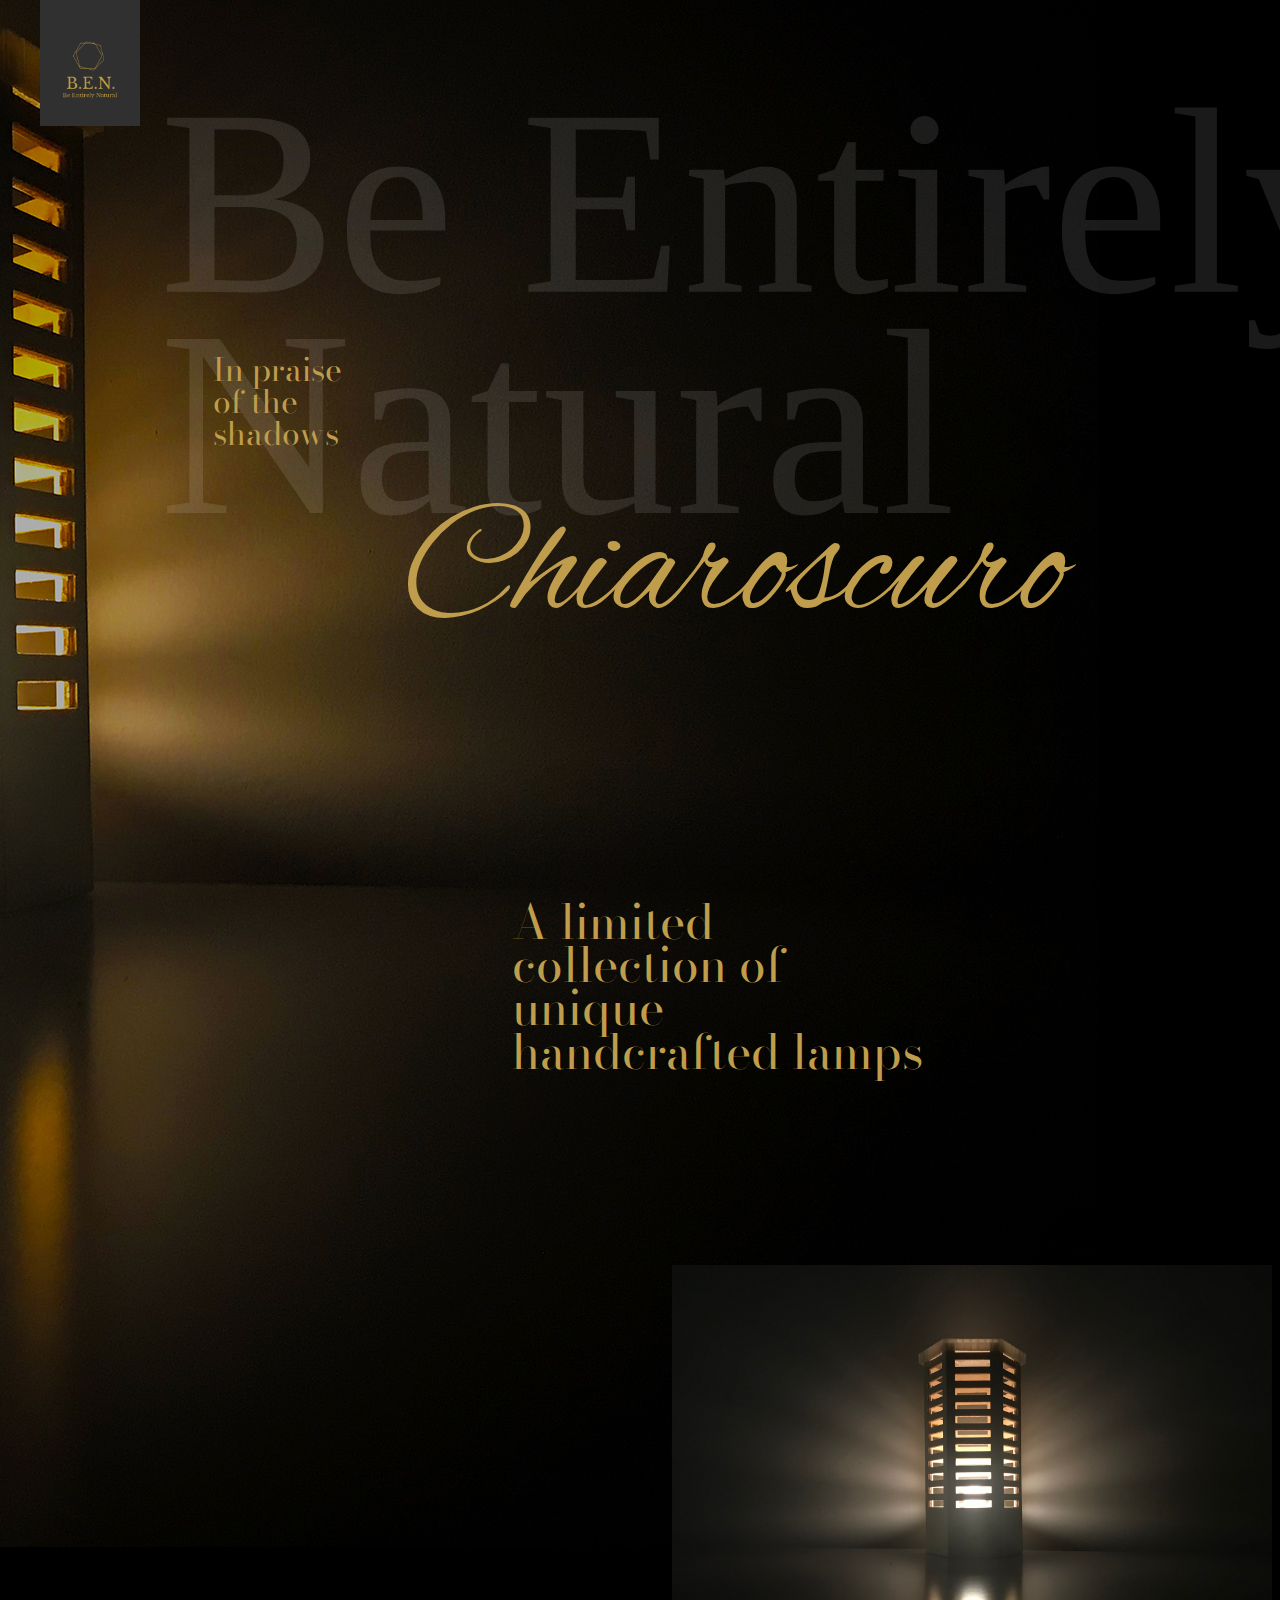
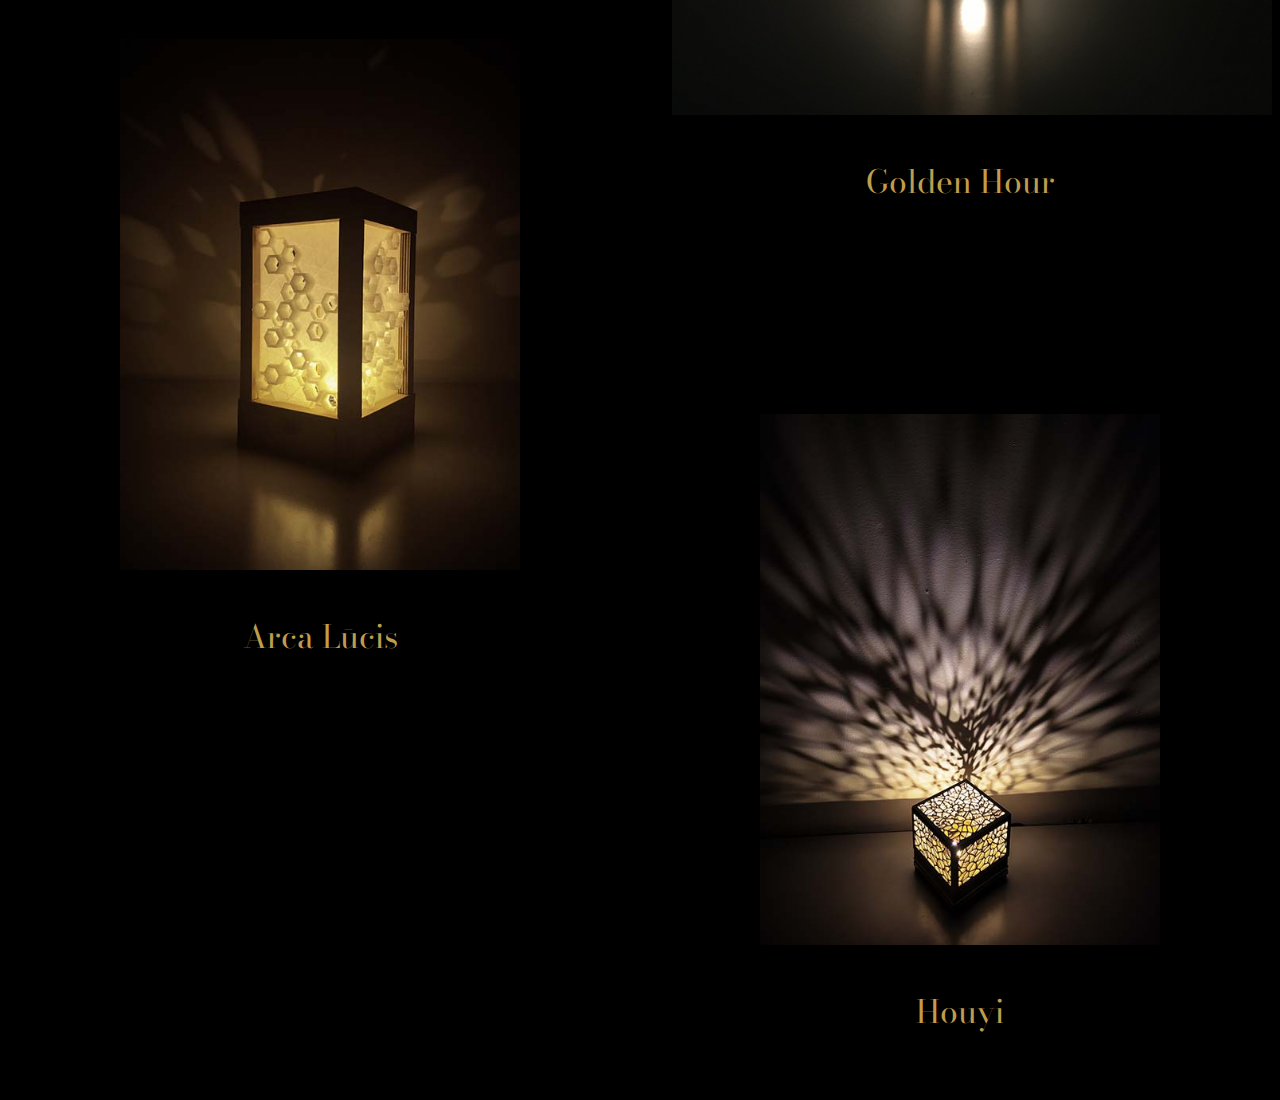
<file: website/index.html>
<!DOCTYPE html>
<html lang="en">
  <head>
    <meta charset="UTF-8" />
    <meta name="viewport" content="width=device-width, initial-scale=1.0" />
    <meta http-equiv="X-UA-Compatible" content="ie=edge" />

    <!-- CSS stylesheet(s) -->
    <link rel="stylesheet" type="text/css" href="css/main.css" />

    <link rel="icon" type="image/png" href="assets/favicon.png" />

    <title>BEN studio</title>
  </head>
  <body>
    <!-- nav div -->

    <div id="logo">
      <a href="index.html"
        ><img
          src="assets/logo.png"
          alt="logo image"
          width="100px"
          height="100px"
        />
      </a>
    </div>

    <!-- <nav>
      <div id="menu">
        <ul>
          <li>
            <a href="product.html">Our products</a>
          </li>
          <li>
            <a href="about.html">About</a>
          </li>
        </ul>
      </div>
    </nav> -->

    <!-- header div -->
    <header>
      <section class="largeHeader">
        <!-- <img id="bkgText" src="assets/bkg_text.svg" alt="Be Entirely Natural" /> -->

        <p>
          In praise <br />
          of the <br />
          shadows
        </p>

        <h1>Chiaroscuro</h1>
      </section>
    </header>

    <!-- product section -->
    <section class="productSection">
      <p>
        A limited <br />
        collection of <br />unique <br />handcrafted lamps
      </p>

      <div class="pics">
        <figure id="golden">
          <a href="goldenHour.html">
            <img src="assets/lamp7.jpeg" alt="Golden Hour lamp image" />
            <figcaption>Golden Hour</figcaption>
          </a>
        </figure>

        <figure id="arcas">
          <a href="arcasLucis.html">
            <img src="assets/lamp6.jpg" alt="Arcas Lucis lamp image" />
            <figcaption>Arca Lūcis</figcaption>
          </a>
        </figure>

        <figure id="houyi">
          <a href="houyi.html">
            <img src="assets/lamp2.jpg" alt="Houyi lamp image" />
            <figcaption>Houyi</figcaption>
          </a>
        </figure>
      </div>
    </section>

    <footer></footer>
  </body>
</html>
</file>
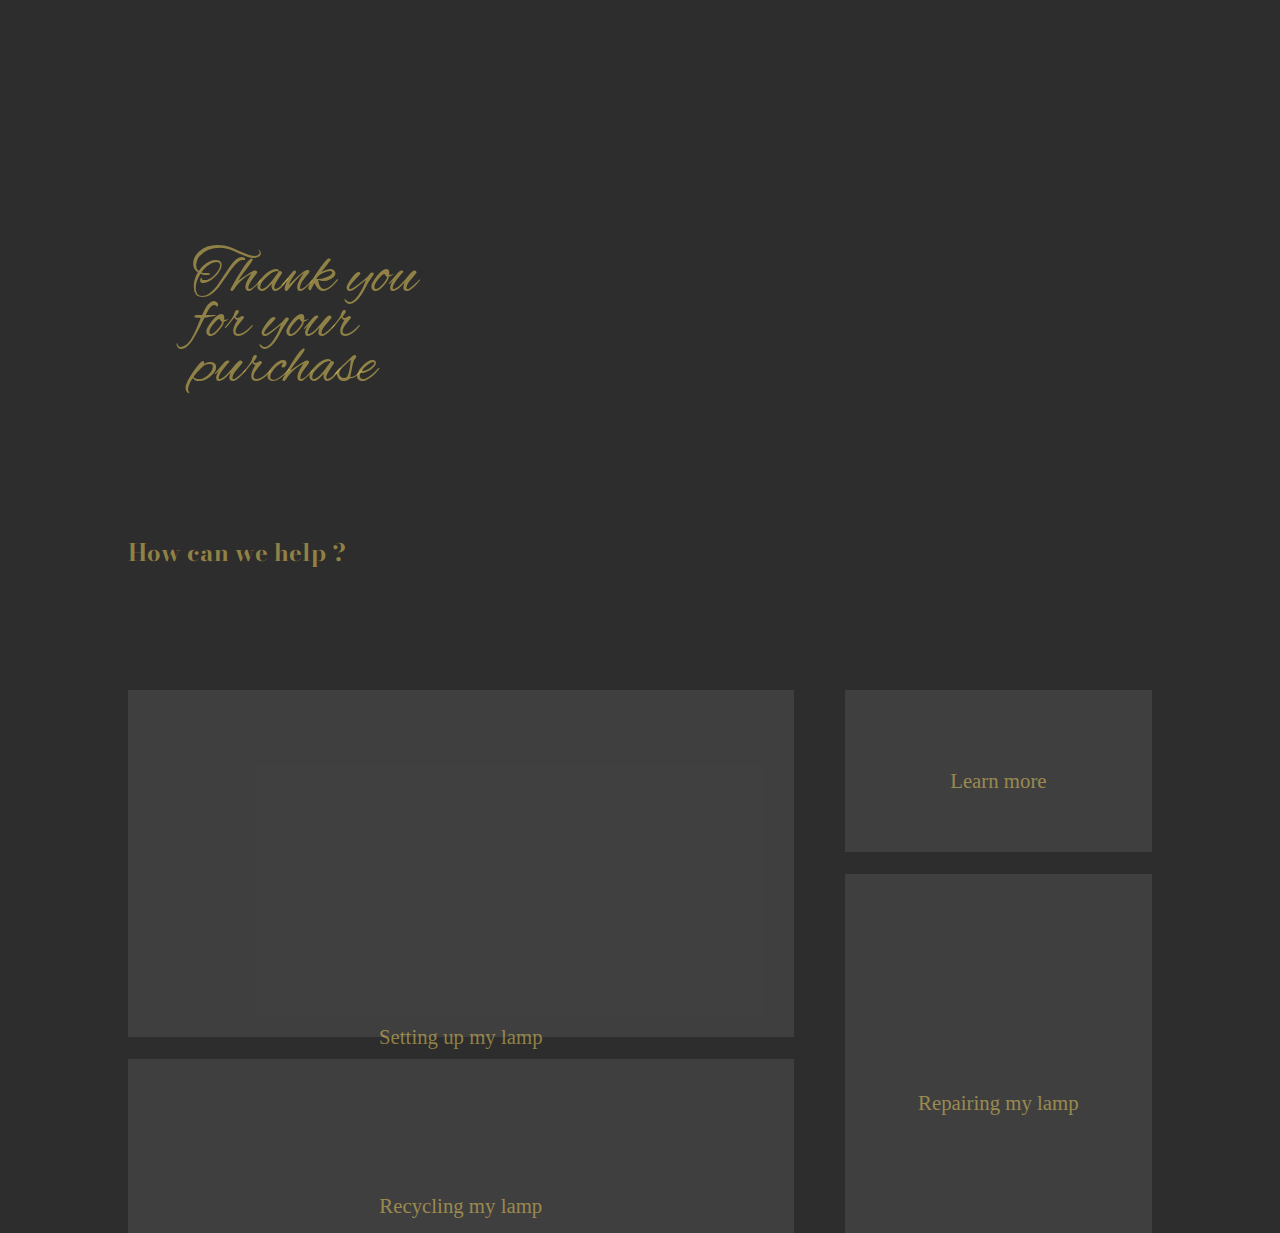
<file: landing_page/houyi_landpage.html>
<!DOCTYPE html>
<html lang="en">
  <head>
    <meta charset="UTF-8" />
    <meta name="viewport" content="width=device-width, initial-scale=1.0" />
    <meta http-equiv="X-UA-Compatible" content="ie=edge" />

    <link rel="icon" type="image/png" href="assets/favicon.png" />

    <!-- CSS stylesheet(s) -->
    <link rel="stylesheet" type="text/css" href="landingPage.css" />

    <title>BEN studio</title>
  </head>
  <body>
    <section class="header">
      <h1>
        Thank you <br />
        for your <br />
        purchase
      </h1>
    </section>

    <div id="container">
      <h3>How can we help ?</h3>
      <div id="buttons">
        <a id="setUp" href=""> <p>Setting up my lamp</p></a>
        <a id="learn" href=""> <p>Learn more</p></a>
        <a id="repair" href="">
          <p>Repairing my lamp</p>
        </a>
        <a id="recycle" href="">
          <p>Recycling my lamp</p>
        </a>
      </div>
    </div>
  </body>
</html>
</file>
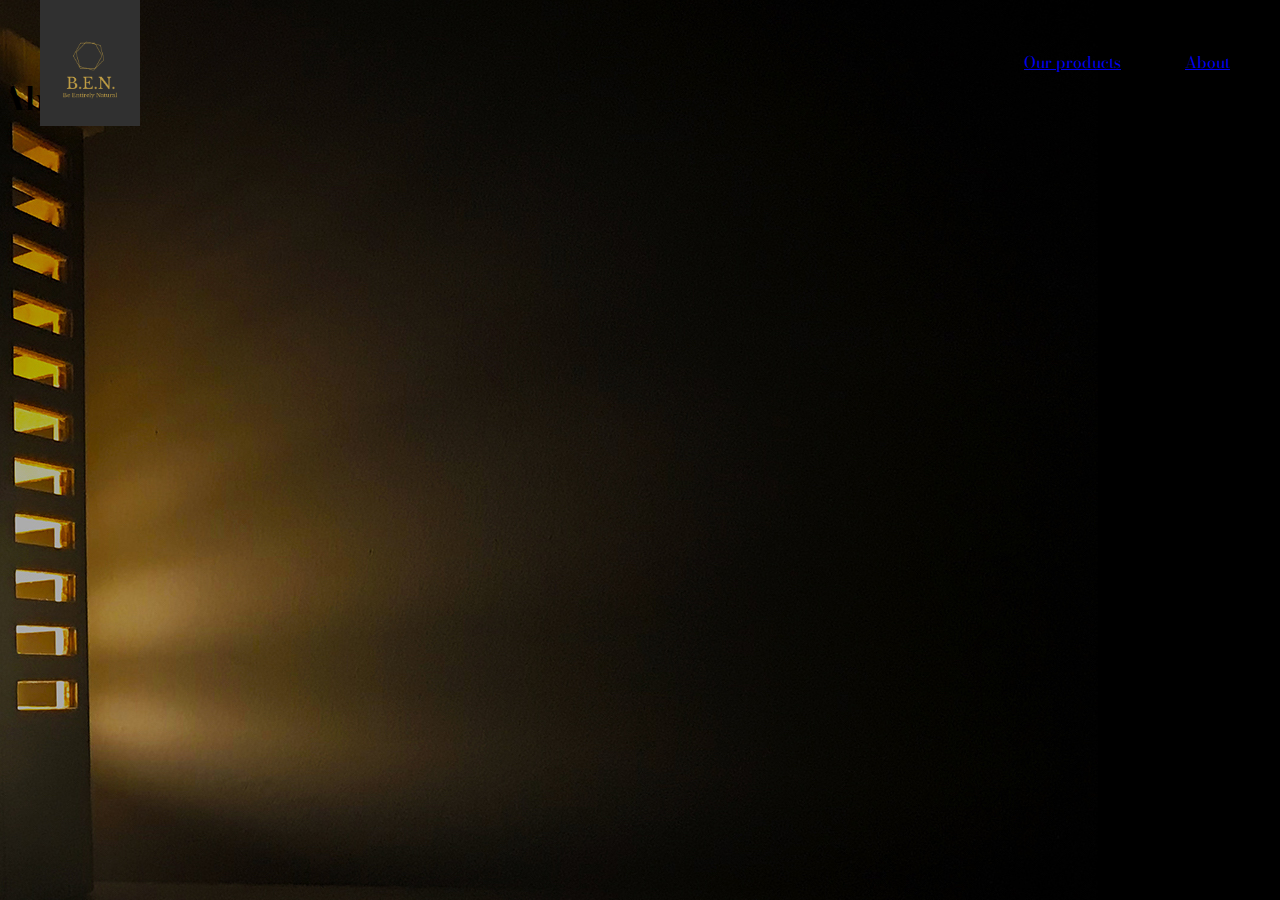
<file: website/about.html>
<!DOCTYPE html>
<html lang="en">
  <head>
    <meta charset="UTF-8" />
    <meta name="viewport" content="width=device-width, initial-scale=1.0" />
    <meta http-equiv="X-UA-Compatible" content="ie=edge" />

    <!-- CSS stylesheet(s) -->
    <link rel="stylesheet" type="text/css" href="css/main.css" />

    <!-- favicon -->
    <link rel="icon" type="image/png" href="assets/favicon.png" />

    <title>BEN studio</title>
  </head>
  <body>
    <!-- nav div -->
    <div id="logo">
      <a href="index.html"
        ><img
          src="assets/logo.png"
          alt="logo image"
          width="100px"
          height="100px"
        />
      </a>
    </div>

    <nav>
      <div id="menu">
        <ul>
          <li>
            <a href="product.html">Our products</a>
          </li>
          <li>
            <a href="about.html">About</a>
          </li>
        </ul>
      </div>
    </nav>

    <!-- header div -->
    <header>
      <section class="">
        <h1>About</h1>
      </section>
    </header>
  </body>
</html>
</file>
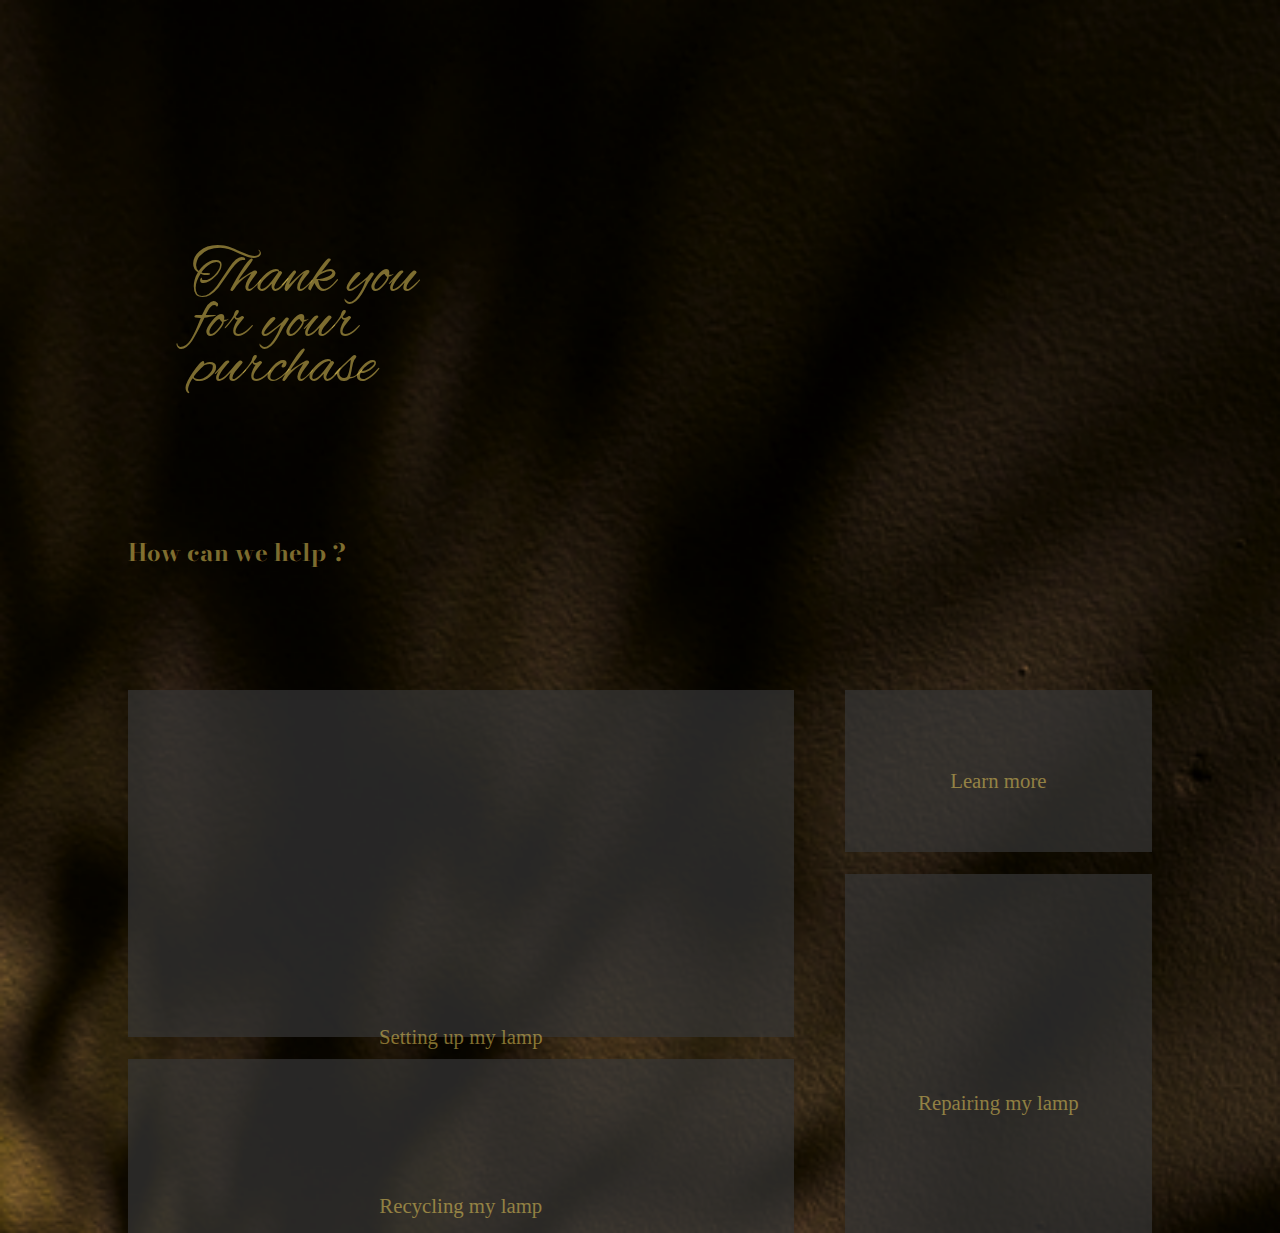
<file: website/arcas_landpage.html>
<!DOCTYPE html>
<html lang="en">
  <head>
    <meta charset="UTF-8" />
    <meta name="viewport" content="width=device-width, initial-scale=1.0" />
    <meta http-equiv="X-UA-Compatible" content="ie=edge" />

    <link rel="icon" type="image/png" href="assets/favicon.png" />

    <!-- CSS stylesheet(s) -->
    <link rel="stylesheet" type="text/css" href="css/landingPage.css" />

    <title>BEN studio</title>
  </head>
  <body>
    <section class="header">
      <h1>
        Thank you <br />
        for your <br />
        purchase
      </h1>
    </section>

    <div id="container">
      <h3>How can we help ?</h3>
      <div id="buttons">
        <a id="setUp" href=""> <p>Setting up my lamp</p></a>
        <a id="learn" href="arcasLucis.html"> <p>Learn more</p></a>
        <a id="repair" href="">
          <p>Repairing my lamp</p>
        </a>
        <a id="recycle" href="">
          <p>Recycling my lamp</p>
        </a>
      </div>
    </div>
  </body>
</html>
</file>
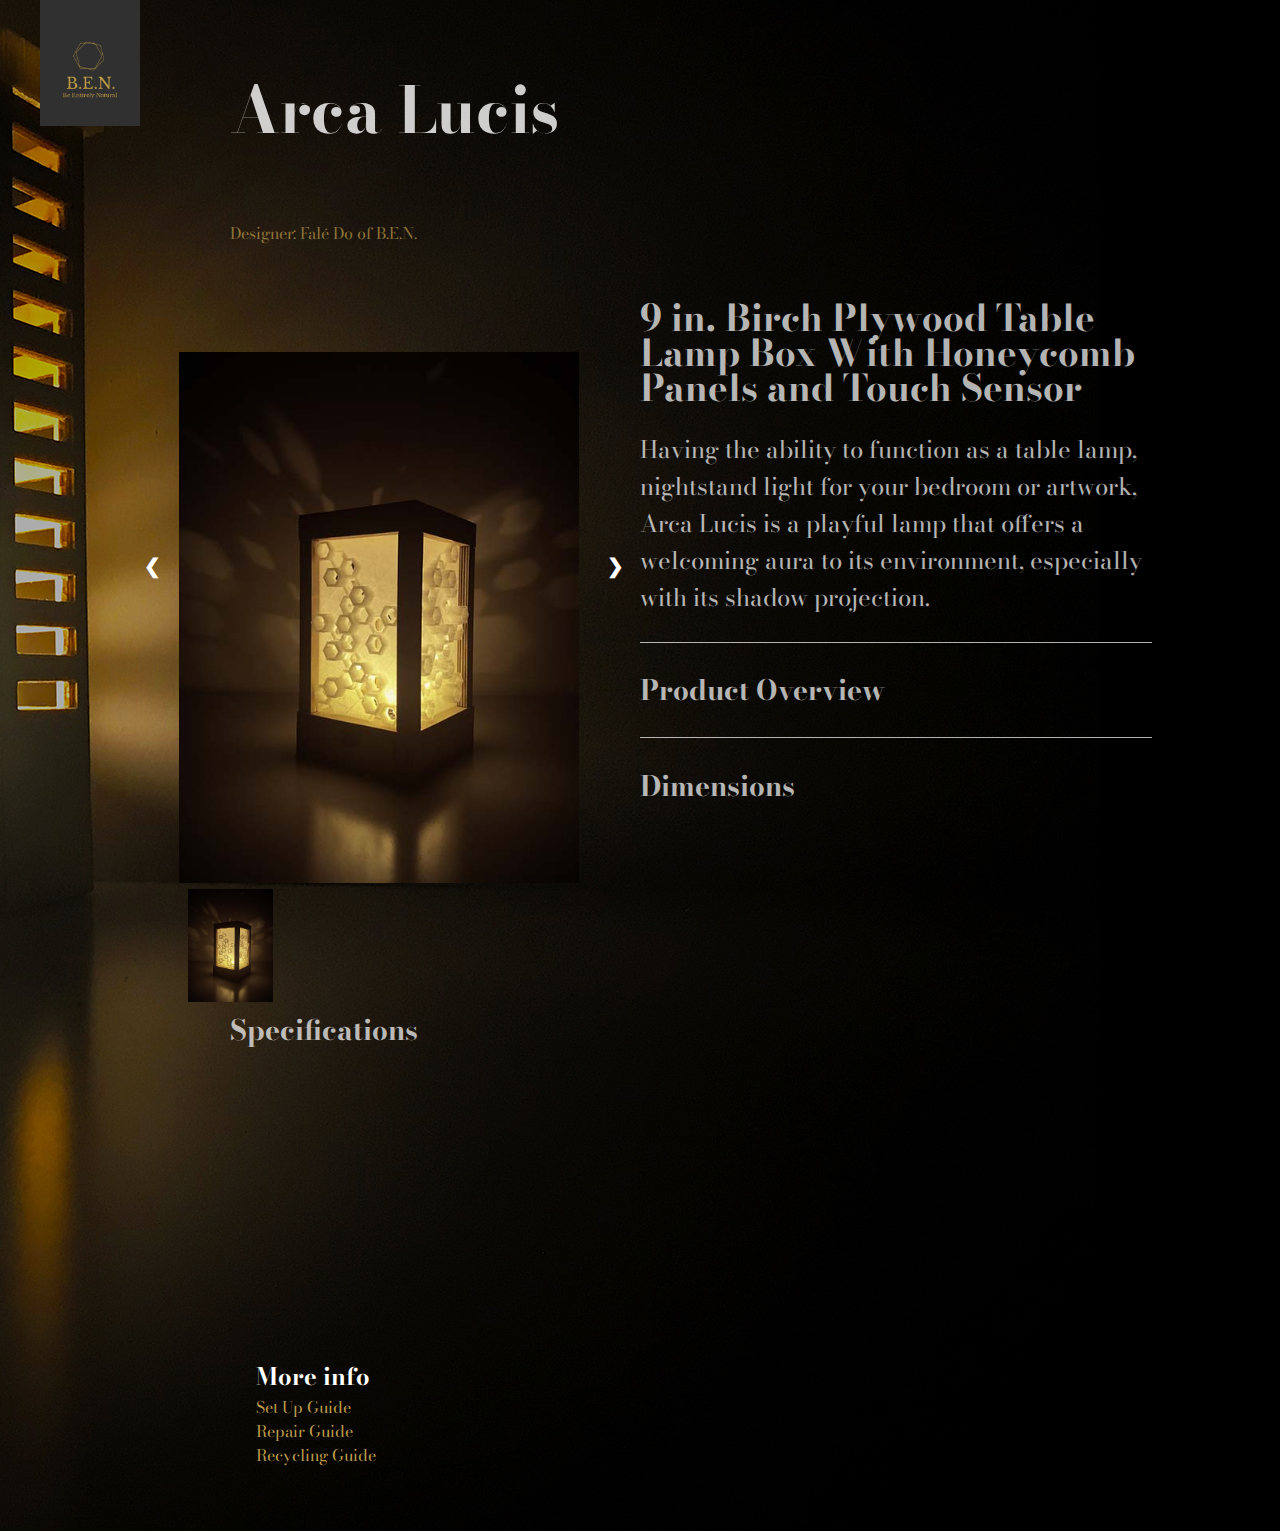
<file: website/arcasLucis.html>
<!DOCTYPE html>
<html lang="en">
  <head>
    <meta charset="UTF-8" />
    <meta name="viewport" content="width=device-width, initial-scale=1.0" />
    <meta http-equiv="X-UA-Compatible" content="ie=edge" />

    <!-- CSS stylesheet(s) -->
    <link rel="stylesheet" type="text/css" href="css/main.css" />
    <link rel="stylesheet" type="text/css" href="css/productCarousel.css" />

    <link rel="stylesheet" type="text/css" href="css/productPage.css" />
    <!-- favicon -->
    <link rel="icon" type="image/png" href="assets/favicon.png" />

    <script src="https://ajax.googleapis.com/ajax/libs/jquery/3.4.1/jquery.min.js"></script>

    <title>BEN studio</title>
  </head>
  <body>
    <!-- nav div -->
    <div id="logo">
      <a href="index.html"
        ><img
          src="assets/logo.png"
          alt="logo image"
          width="100px"
          height="100px"
        />
      </a>
    </div>

    <section class="productPage">
      <!-- header div -->
      <header>
        <section class="header">
          <h1>Arca Lūcis</h1>

          <p><bold> Designer:</bold> Falé Do of B.E.N.</p>
        </section>
      </header>

      <div class="picAndText">
        <section class="productPic">
          <div class="mySlides">
            <img src="assets/lamp6.jpg" />
          </div>

          <a class="prev" onclick="plusSlides(-1)">&#10094;</a>
          <a class="next" onclick="plusSlides(1)">&#10095;</a>

          <div class="row">
            <div class="column">
              <img
                class="demo cursor"
                src="assets/lamp6.jpg"
                style="width: 100%;"
                onclick="currentSlide(1)"
              />
            </div>
          </div>
        </section>

        <section class="description">
          <h2>
            9 in. Birch Plywood Table Lamp Box With Honeycomb Panels and Touch
            Sensor
          </h2>

          <p id="productDescription">
            Having the ability to function as a table lamp, nightstand light for
            your bedroom or artwork, Arca Lūcis is a playful lamp that offers a
            welcoming aura to its environment, especially with its shadow
            projection.

            <br />
          </p>

          <section class="overview">
            <button id="clickDisplay">
              <h3>Product Overview</h3>
            </button>

            <div id="showText" style="display: none;">
              <ul>
                <li>
                  41 in. flexible plug-in switching AC/DC power adapter
                  <br />
                </li>
                <li>
                  Birch plywood offers a clean and lightweight look
                  <br />
                </li>
                <li>
                  The sun-like translucent PLA dome diffuses light softly for a
                  cozy atmosphere
                  <br />
                </li>
                <li>
                  1W/3V LED Chips x 2
                  <br />
                </li>
                <li>
                  Touch sensor switch on one side of the lamp, specifically on
                  the drawer where all electronic parts resides, for easy access
                  to repair
                  <br />
                </li>

                <li>Non-toxic finishing only with coffee stain and beeswax</li>
                <li>Great for nightstand and desks</li>
              </ul>

              <h4>
                Recommended light bulb:
              </h4>

              <p>
                3V LED chips
              </p>
            </div>

            <button id="clickDimensions">
              <h3>Dimensions</h3>
            </button>

            <div id="showDim" style="display: none;">
              <table class="table">
                <tr>
                  <th>Product Depth (in)</th>
                  <td>5</td>
                </tr>

                <tr>
                  <th>Product Width (in)</th>
                  <td>5</td>
                </tr>

                <tr>
                  <th>Product Height (in)</th>
                  <td>9</td>
                </tr>
              </table>

              <table class="table">
                <h4>The PLA Side Panels</h4>
                <tr>
                  <th>Product Depth (in)</th>
                  <td>0.63</td>
                </tr>

                <tr>
                  <th>Product Width (in)</th>
                  <td>3.81</td>
                </tr>

                <tr>
                  <th>Product Height (in)</th>
                  <td>6.44</td>
                </tr>
              </table>

              <table class="table">
                <h4>The PLA Top Panel</h4>
                <tr>
                  <th>Product Depth (in)</th>
                  <td>3.63</td>
                </tr>

                <tr>
                  <th>Product Width (in)</th>
                  <td>3.63</td>
                </tr>

                <tr>
                  <th>Product Height (in)</th>
                  <td>0.63</td>
                </tr>
              </table>
            </div>
          </section>
        </section>
      </div>
      <section class="specifications">
        <button id="clickSpecs">
          <h3>Specifications</h3>
        </button>

        <div id="showSpecs" style="display: none;">
          <table class="table">
            <tr>
              <th>Power Source</th>
              <th>Height (in.)</th>
              <th>Lamp Cap Material</th>
            </tr>

            <tr>
              <td>Plug-in</td>
              <td>9</td>
              <td>Translucent PLA</td>
            </tr>

            <tr>
              <th>Lamp body material</th>
              <th>Compatible Bulb Type</th>
              <th>Number of lights</th>
            </tr>

            <tr>
              <td>
                Baltic Birch Plywood
              </td>
              <td>3V LED chip</td>
              <td>2 chips</td>
            </tr>
          </table>
        </div>
      </section>
    </section>

    <section class="ressources">
      <h2>More info</h2>
      <a href="">Set Up Guide</a>
      <br />
      <a href="">Repair Guide</a> <br />
      <a href="">Recycling Guide</a>
    </section>

    <script src="js/productPage.js"></script>
  </body>
</html>
</file>
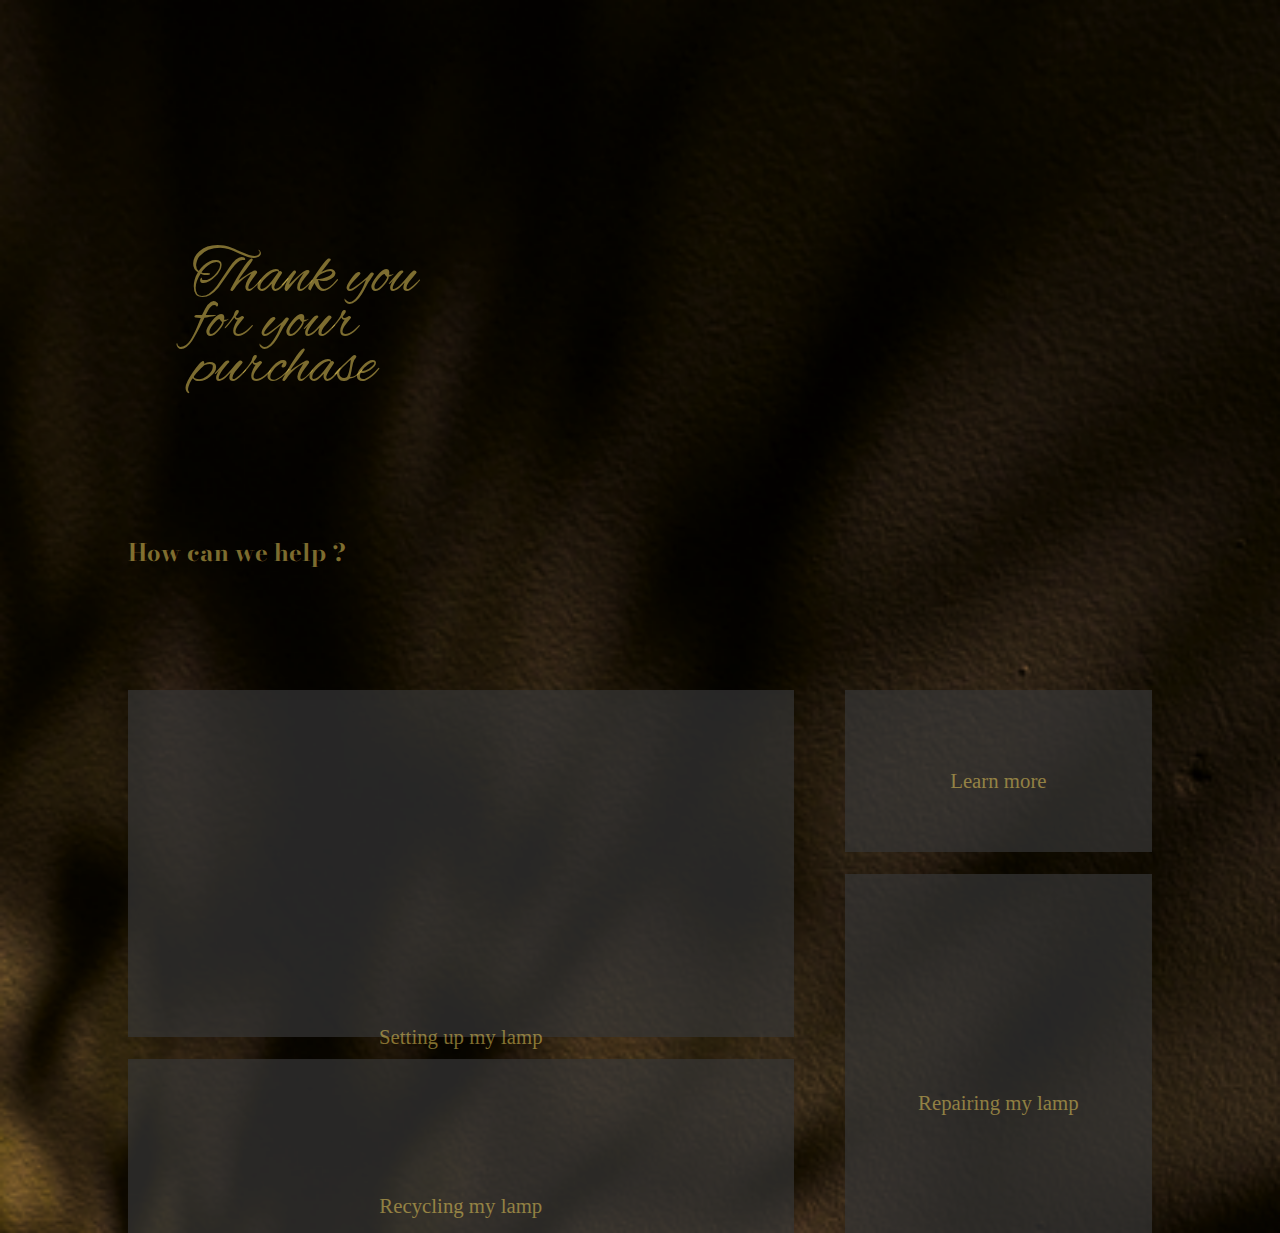
<file: website/golden_landpage.html>
<!DOCTYPE html>
<html lang="en">
  <head>
    <meta charset="UTF-8" />
    <meta name="viewport" content="width=device-width, initial-scale=1.0" />
    <meta http-equiv="X-UA-Compatible" content="ie=edge" />

    <link rel="icon" type="image/png" href="assets/favicon.png" />

    <!-- CSS stylesheet(s) -->
    <link rel="stylesheet" type="text/css" href="css/landingPage.css" />

    <title>BEN studio</title>
  </head>
  <body>
    <section class="header">
      <h1>
        Thank you <br />
        for your <br />
        purchase
      </h1>
    </section>

    <div id="container">
      <h3>How can we help ?</h3>
      <div id="buttons">
        <a id="setUp" href="assets/documents/GoldenHour_setupguide.pdf">
          <p>Setting up my lamp</p></a
        >
        <a id="learn" href="goldenHour.html"> <p>Learn more</p></a>
        <a id="repair" href="assets/documents/GoldenHour_repairguide.pdf">
          <p>Repairing my lamp</p>
        </a>
        <a id="recycle" href="assets/documents/GoldenHour_repairguide.pdf">
          <p>Recycling my lamp</p>
        </a>
      </div>
    </div>
  </body>
</html>
</file>
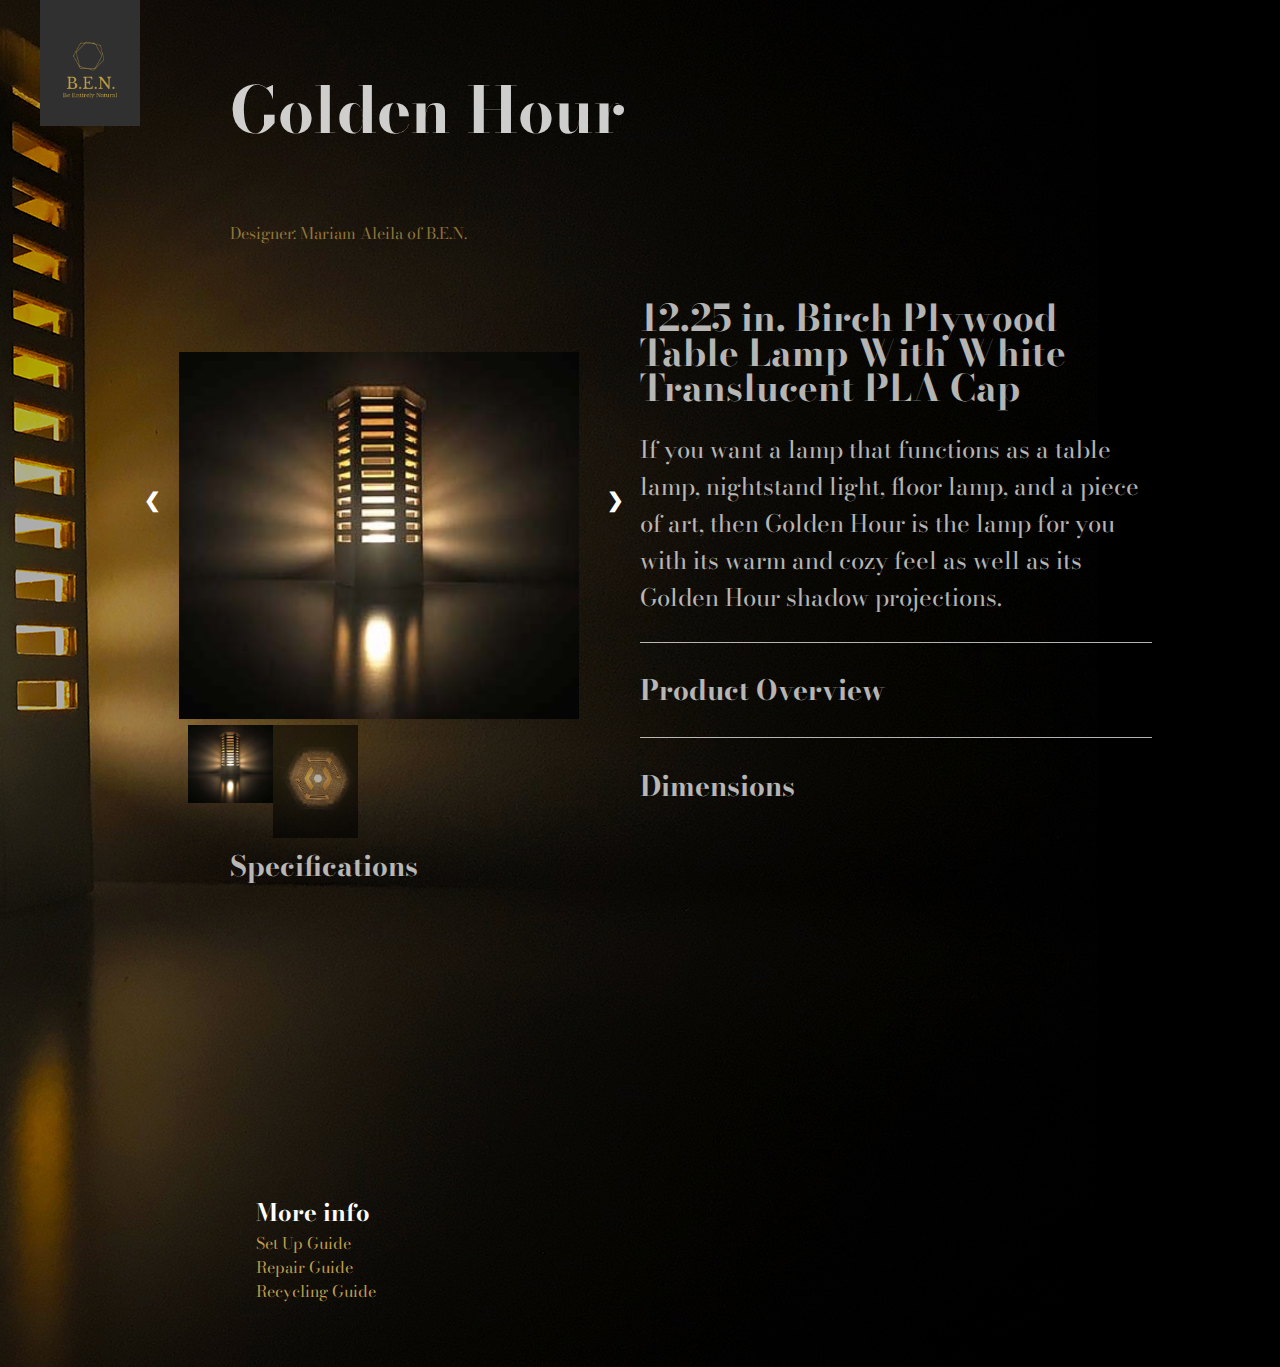
<file: website/goldenHour.html>
<!DOCTYPE html>
<html lang="en">
  <head>
    <meta charset="UTF-8" />
    <meta name="viewport" content="width=device-width, initial-scale=1.0" />
    <meta http-equiv="X-UA-Compatible" content="ie=edge" />

    <!-- CSS stylesheet(s) -->
    <link rel="stylesheet" type="text/css" href="css/main.css" />
    <link rel="stylesheet" type="text/css" href="css/productCarousel.css" />

    <link rel="stylesheet" type="text/css" href="css/productPage.css" />
    <!-- favicon -->
    <link rel="icon" type="image/png" href="assets/favicon.png" />

    <script src="https://ajax.googleapis.com/ajax/libs/jquery/3.4.1/jquery.min.js"></script>

    <title>BEN studio</title>
  </head>
  <body>
    <!-- nav div -->
    <div id="logo">
      <a href="index.html"
        ><img
          src="assets/logo.png"
          alt="logo image"
          width="100px"
          height="100px"
        />
      </a>
    </div>

    <section class="productPage">
      <!-- header div -->
      <header>
        <section class="header">
          <h1>Golden Hour</h1>

          <p><bold> Designer:</bold> Mariam Aleila of B.E.N.</p>
        </section>
      </header>

      <div class="picAndText">
        <section class="productPic">
          <div class="mySlides">
            <img src="assets/lamp7.jpg" />
          </div>

          <div class="mySlides">
            <img src="assets/lamp8.jpg" />
          </div>

          <a class="prev" onclick="plusSlides(-1)">&#10094;</a>
          <a class="next" onclick="plusSlides(1)">&#10095;</a>

          <div class="row">
            <div class="column">
              <img
                class="demo cursor"
                src="assets/lamp7.jpg"
                style="width: 100%;"
                onclick="currentSlide(1)"
              />
            </div>
            <div class="column">
              <img
                class="demo cursor"
                src="assets/lamp8.jpg"
                style="width: 100%;"
                onclick="currentSlide(2)"
              />
            </div>
          </div>
        </section>

        <section class="description">
          <h2>
            12.25 in. Birch Plywood Table Lamp With White Translucent PLA Cap
          </h2>

          <p id="productDescription">
            If you want a lamp that functions as a table lamp, nightstand light,
            floor lamp, and a piece of art, then Golden Hour is the lamp for you
            with its warm and cozy feel as well as its Golden Hour shadow
            projections.
            <br />
          </p>

          <section class="overview">
            <button id="clickDisplay">
              <h3>Product Overview</h3>
            </button>

            <div id="showText" style="display: none;">
              <ul>
                <li>
                  60 in. Flexible plug-in cord/120 Volts for ample reach and
                  placement <br />
                </li>
                <li>
                  Birch plywood offers a clean and lightweight look <br />
                </li>
                <li>
                  The Translucent PLA caps provide a soft diffusion of the light
                  for a cozy atmosphere <br />
                </li>
                <li>
                  1-60 Watt/120 Volts E26 lightbulb; on/off rocker switch <br />
                </li>
                <li>Great for nightstand, table or floor placements <br /></li>
              </ul>

              <h4>
                Recommended light bulb:
              </h4>

              <p>
                Feit Electric 7.5 Watt non-dimmable energy-efficient S11 soft
                white (2700k)120V lightbulb.

                <br />
                If you want to control the amount of light according to your
                needs, you can easily take off the PLA cap accompanied, you can
                also use various LED light bulbs to suit your preference as long
                as it is LED bulb E26 and accommodate Input line voltage of 120
                Volts
              </p>
            </div>

            <button id="clickDimensions">
              <h3>Dimensions</h3>
            </button>

            <div id="showDim" style="display: none;">
              <table class="table">
                <tr>
                  <th>Product Depth (in)</th>
                  <td>5.7</td>
                </tr>

                <tr>
                  <th>Product Width (in)</th>
                  <td>6.6</td>
                </tr>

                <tr>
                  <th>Product Height (in)</th>
                  <td>12.5</td>
                </tr>
              </table>

              <table class="table">
                <h4>The body</h4>
                <tr>
                  <th>Product Depth (in)</th>
                  <td>5.2</td>
                </tr>

                <tr>
                  <th>Product Width (in)</th>
                  <td>6</td>
                </tr>

                <tr>
                  <th>Product Height (in)</th>
                  <td>12</td>
                </tr>
              </table>

              <table class="table">
                <h4>The PLA Cap</h4>
                <tr>
                  <th>Product Depth (in)</th>
                  <td>5.7</td>
                </tr>

                <tr>
                  <th>Product Width (in)</th>
                  <td>6.6</td>
                </tr>

                <tr>
                  <th>Product Height (in)</th>
                  <td>0.65</td>
                </tr>
              </table>
            </div>
          </section>
        </section>
      </div>
      <section class="specifications">
        <button id="clickSpecs">
          <h3>Specifications</h3>
        </button>

        <div id="showSpecs" style="display: none;">
          <table class="table">
            <tr>
              <th>Power Source</th>
              <th>Height (in.)</th>
              <th>Lamp Cap Material</th>
            </tr>

            <tr>
              <td>Plug-in</td>
              <td>12.25</td>
              <td>Translucent PLA</td>
            </tr>

            <tr>
              <th>Lamp body material</th>
              <th>Compatible Bulb Type</th>
              <th>Number of lights</th>
            </tr>

            <tr>
              <td>Baltic Birch Plywood</td>
              <td>LED</td>
              <td>1 Light</td>
            </tr>
          </table>
        </div>
      </section>
    </section>

    <section class="ressources">
      <h2>More info</h2>
      <a href="assets/documents/GoldenHour_setupguide.pdf">Set Up Guide</a>
      <br />
      <a href="assets/documents/GoldenHour_repairguide.pdf">Repair Guide</a>
      <br />

      <a href="assets/documents/GoldenHour_recycleguide.pdf">Recycling Guide</a>
    </section>

    <script src="js/productPage.js"></script>
  </body>
</html>
</file>
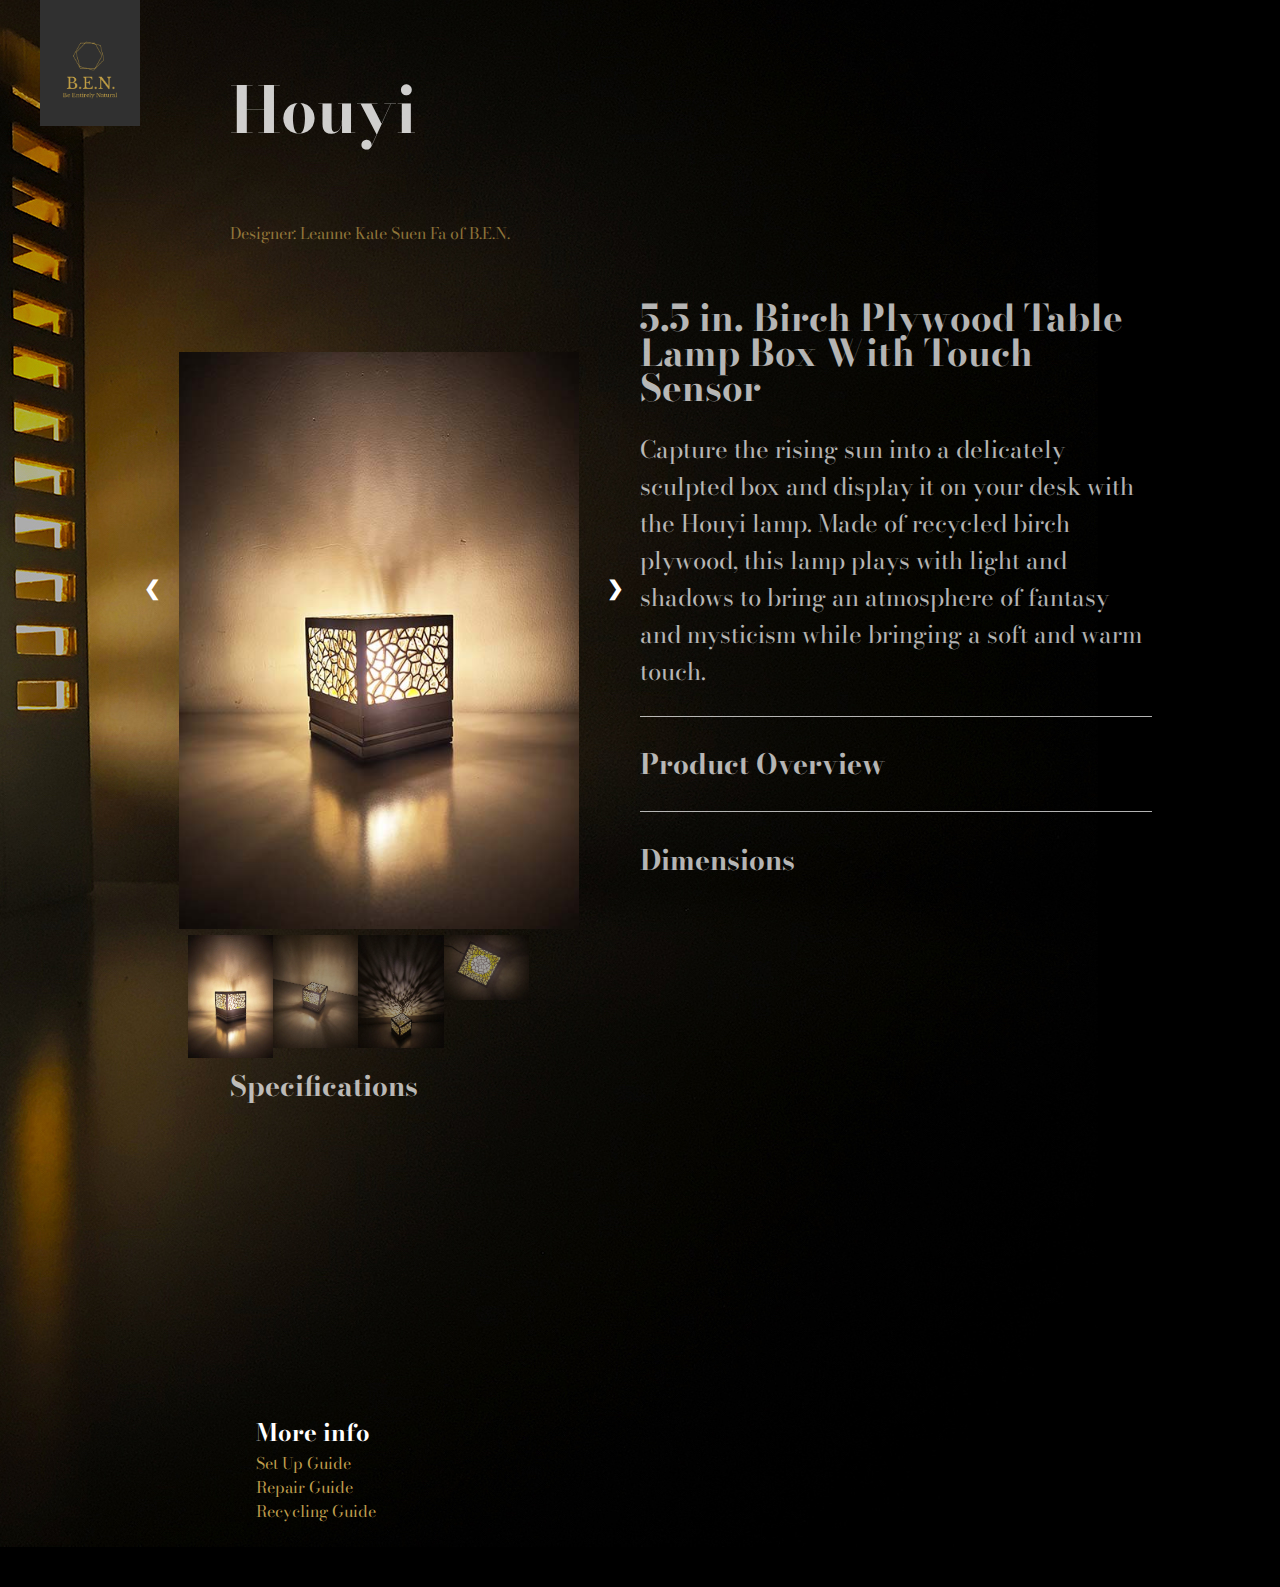
<file: website/houyi.html>
<!DOCTYPE html>
<html lang="en">
  <head>
    <meta charset="UTF-8" />
    <meta name="viewport" content="width=device-width, initial-scale=1.0" />
    <meta http-equiv="X-UA-Compatible" content="ie=edge" />

    <!-- CSS stylesheet(s) -->
    <link rel="stylesheet" type="text/css" href="css/main.css" />
    <link rel="stylesheet" type="text/css" href="css/productCarousel.css" />

    <link rel="stylesheet" type="text/css" href="css/productPage.css" />
    <!-- favicon -->
    <link rel="icon" type="image/png" href="assets/favicon.png" />

    <script src="https://ajax.googleapis.com/ajax/libs/jquery/3.4.1/jquery.min.js"></script>

    <title>BEN studio</title>
  </head>
  <body>
    <!-- nav div -->
    <div id="logo">
      <a href="index.html"
        ><img
          src="assets/logo.png"
          alt="logo image"
          width="100px"
          height="100px"
        />
      </a>
    </div>

    <section class="productPage">
      <!-- header div -->
      <header>
        <section class="header">
          <h1>Houyi</h1>

          <p><bold> Designer:</bold> Leanne Kate Suen Fa of B.E.N.</p>
        </section>
      </header>

      <div class="picAndText">
        <section class="productPic">
          <div class="mySlides">
            <img src="assets/lamp3.jpg" />
          </div>

          <div class="mySlides">
            <img src="assets/lamp4.jpg" />
          </div>

          <div class="mySlides">
            <img src="assets/lamp2.jpg" />
          </div>
          <div class="mySlides">
            <img src="assets/lamp1.jpg" />
          </div>

          <a class="prev" onclick="plusSlides(-1)">&#10094;</a>
          <a class="next" onclick="plusSlides(1)">&#10095;</a>

          <div class="row">
            <div class="column">
              <img
                class="demo cursor"
                src="assets/lamp3.jpg"
                style="width: 100%;"
                onclick="currentSlide(1)"
              />
            </div>
            <div class="column">
              <img
                class="demo cursor"
                src="assets/lamp4.jpg"
                style="width: 100%;"
                onclick="currentSlide(2)"
              />
            </div>

            <div class="column">
              <img
                class="demo cursor"
                src="assets/lamp2.jpg"
                style="width: 100%;"
                onclick="currentSlide(2)"
              />
            </div>

            <div class="column">
              <img
                class="demo cursor"
                src="assets/lamp1.jpg"
                style="width: 100%;"
                onclick="currentSlide(2)"
              />
            </div>
          </div>
        </section>

        <section class="description">
          <h2>
            5.5 in. Birch Plywood Table Lamp Box With Touch Sensor
          </h2>

          <p id="productDescription">
            Capture the rising sun into a delicately sculpted box and display it
            on your desk with the Houyi lamp. Made of recycled birch plywood,
            this lamp plays with light and shadows to bring an atmosphere of
            fantasy and mysticism while bringing a soft and warm touch.

            <br />
          </p>

          <section class="overview">
            <button id="clickDisplay">
              <h3>Product Overview</h3>
            </button>

            <div id="showText" style="display: none;">
              <ul>
                <li>
                  60 in. Flexible plug-in cord/120 Volts for ample reach and
                  placement
                  <br />
                </li>
                <li>
                  Birch plywood offers a clean and lightweight look
                  <br />
                </li>
                <li>
                  The sun-like translucent PLA dome diffuses light softly for a
                  cozy atmosphere
                  <br />
                </li>
                <li>
                  1W/3V LED Chips x 3
                  <br />
                </li>
                <li>
                  Touch sensor switch on all sides of the lamp for easy access
                  <br />
                </li>

                <li>Non-toxic finishing only with coffee stain and beeswax</li>
                <li>Great for nightstand and desks</li>
              </ul>

              <h4>
                Recommended light bulb:
              </h4>

              <p>
                3V LED chips
              </p>
            </div>

            <button id="clickDimensions">
              <h3>Dimensions</h3>
            </button>

            <div id="showDim" style="display: none;">
              <table class="table">
                <tr>
                  <th>Product Depth (in)</th>
                  <td>4</td>
                </tr>

                <tr>
                  <th>Product Width (in)</th>
                  <td>4</td>
                </tr>

                <tr>
                  <th>Product Height (in)</th>
                  <td>5.5</td>
                </tr>
              </table>

              <table class="table">
                <h4>The PLA Dome Diffuser</h4>
                <tr>
                  <th>Product Depth (in)</th>
                  <td>2.75</td>
                </tr>

                <tr>
                  <th>Product Width (in)</th>
                  <td>2.75</td>
                </tr>

                <tr>
                  <th>Product Height (in)</th>
                  <td>2.0</td>
                </tr>
              </table>
            </div>
          </section>
        </section>
      </div>
      <section class="specifications">
        <button id="clickSpecs">
          <h3>Specifications</h3>
        </button>

        <div id="showSpecs" style="display: none;">
          <table class="table">
            <tr>
              <th>Power Source</th>
              <th>Height (in.)</th>
              <th>Lamp Cap Material</th>
            </tr>

            <tr>
              <td>Plug-in</td>
              <td>5.5</td>
              <td>Translucent PLA</td>
            </tr>

            <tr>
              <th>Lamp body material</th>
              <th>Compatible Bulb Type</th>
              <th>Number of lights</th>
            </tr>

            <tr>
              <td>
                Birch Plywood <br />
                Aluminum
              </td>
              <td>3V LED chip</td>
              <td>3 Lights</td>
            </tr>
          </table>
        </div>
      </section>
    </section>

    <section class="ressources">
      <h2>More info</h2>
      <a href="assets/documents/Houyi_operationguide.pdf">Set Up Guide</a>
      <br />
      <a href="assets/documents/Houyi_repairguide.pdf">Repair Guide</a> <br />
      <a href="assets/documents/houyi_recycling.pdf">Recycling Guide</a>
    </section>

    <script src="js/productPage.js"></script>
  </body>
</html>
</file>
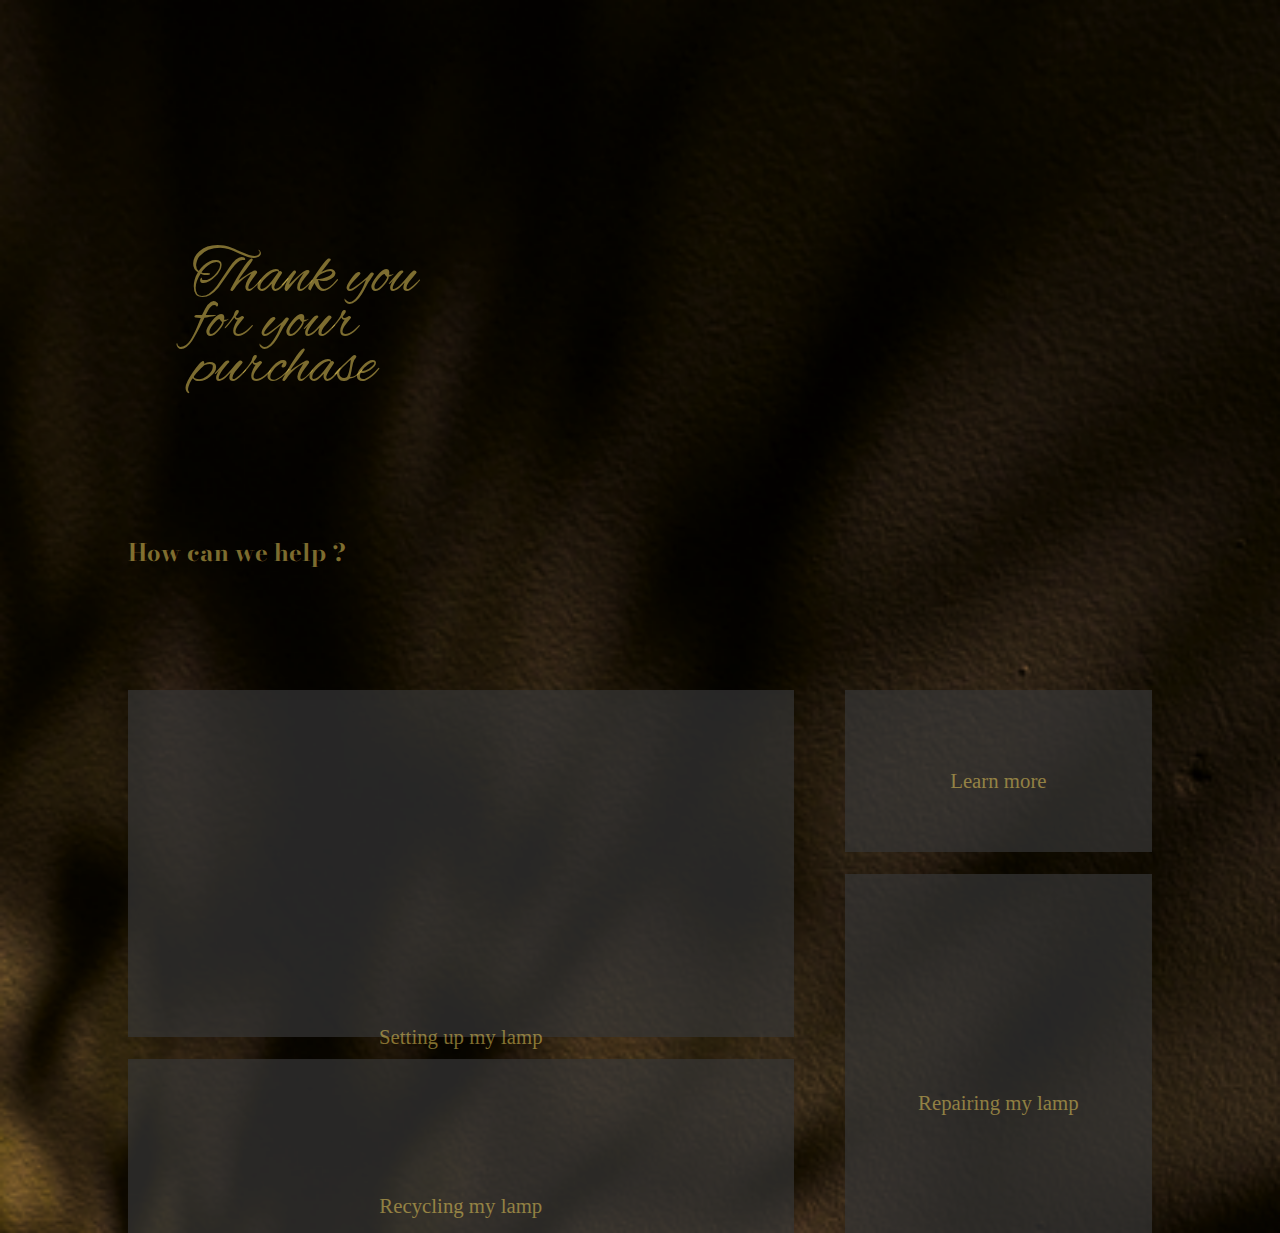
<file: website/houyi_landpage.html>
<!DOCTYPE html>
<html lang="en">
  <head>
    <meta charset="UTF-8" />
    <meta name="viewport" content="width=device-width, initial-scale=1.0" />
    <meta http-equiv="X-UA-Compatible" content="ie=edge" />

    <link rel="icon" type="image/png" href="assets/favicon.png" />

    <!-- CSS stylesheet(s) -->
    <link rel="stylesheet" type="text/css" href="css/landingPage.css" />

    <title>BEN studio</title>
  </head>
  <body>
    <section class="header">
      <h1>
        Thank you <br />
        for your <br />
        purchase
      </h1>
    </section>

    <div id="container">
      <h3>How can we help ?</h3>
      <div id="buttons">
        <a id="setUp" href="assets/documents/Houyi_operationguide.pdf">
          <p>Setting up my lamp</p></a
        >
        <a id="learn" href="houyi.html"> <p>Learn more</p></a>
        <a id="repair" href="assets/documents/Houyi_repairguide.pdf">
          <p>Repairing my lamp</p>
        </a>
        <a id="recycle" href="assets/documents/houyi_recycling.pdf">
          <p>Recycling my lamp</p>
        </a>
      </div>
    </div>
  </body>
</html>
</file>
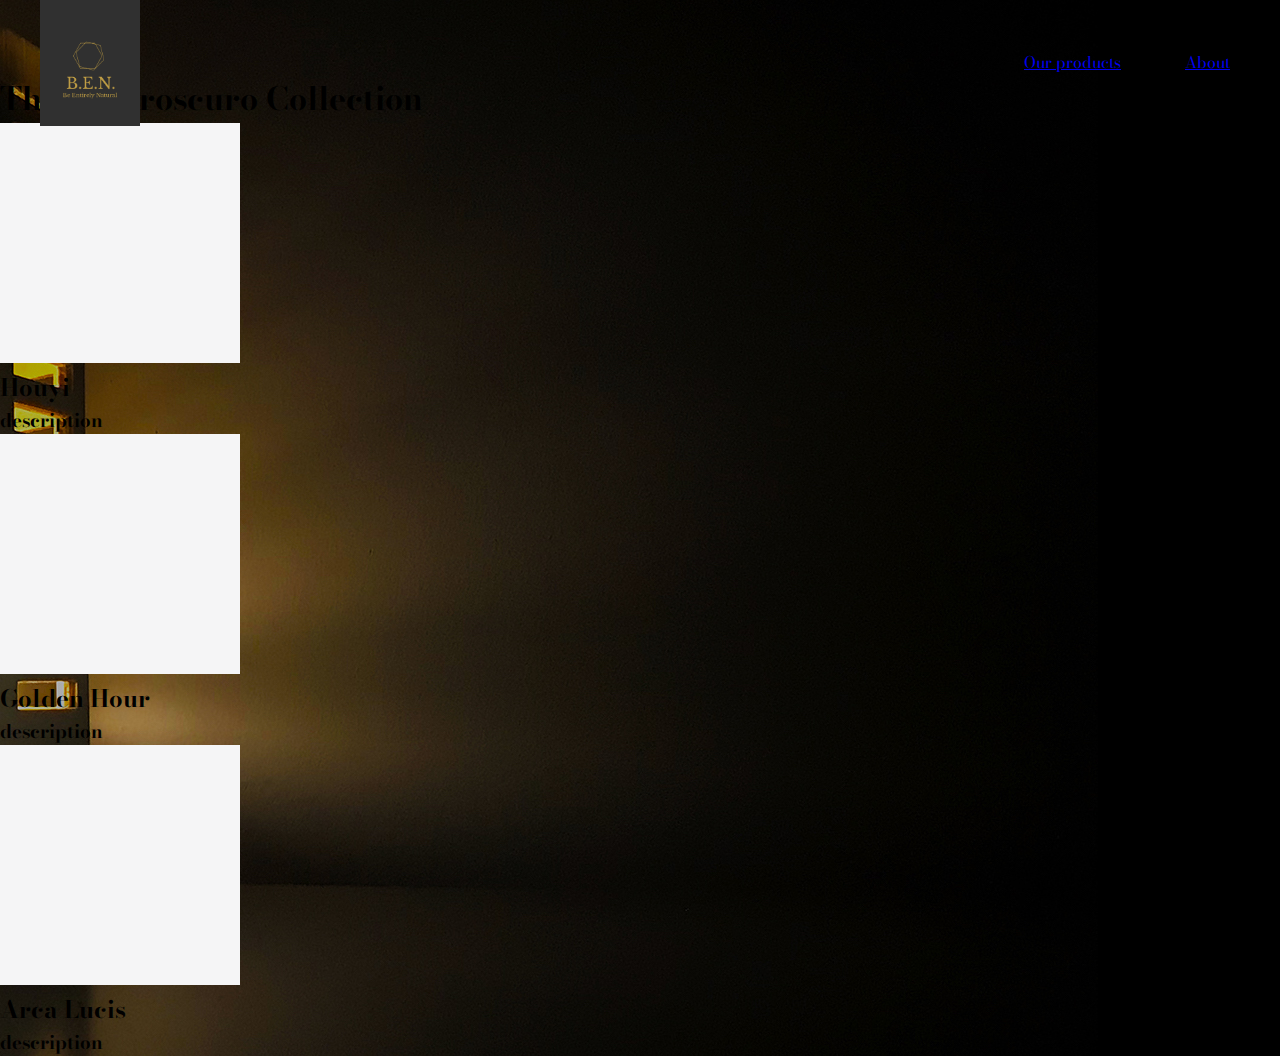
<file: website/product.html>
<!DOCTYPE html>
<html lang="en">
  <head>
    <meta charset="UTF-8" />
    <meta name="viewport" content="width=device-width, initial-scale=1.0" />
    <meta http-equiv="X-UA-Compatible" content="ie=edge" />

    <!-- CSS stylesheet(s) -->
    <link rel="stylesheet" type="text/css" href="css/main.css" />

    <!-- favicon -->
    <link rel="icon" type="image/png" href="assets/favicon.png" />

    <title>BEN studio</title>
  </head>
  <body>
    <!-- nav div -->
    <div id="logo">
      <a href="index.html"
        ><img
          src="assets/logo.png"
          alt="logo image"
          width="100px"
          height="100px"
        />
      </a>
    </div>

    <nav>
      <div id="menu">
        <ul>
          <li>
            <a href="product.html">Our products</a>
          </li>
          <li>
            <a href="about.html">About</a>
          </li>
        </ul>
      </div>
    </nav>

    <!-- product grid -->
    <h1 id="ProductHeader">The Chiaroscuro Collection</h1>
    <section class="productGrid">
      <!-- product 1 -->
      <figure>
        <!-- placeholder image only for now -->

        <a href="houyi.html">
          <img src="assets/placeholderImg.png" alt="" />
        </a>

        <figcaption>
          <h2>Houyi</h2>
          <h3>
            description
          </h3>
        </figcaption>
      </figure>

      <!-- product 2 -->
      <figure>
        <!-- placeholder image only for now -->

        <a href="goldenHour.html">
          <img src="assets/placeholderImg.png" alt="" />
        </a>
        <figcaption>
          <h2>Golden Hour</h2>
          <h3>
            description
          </h3>
        </figcaption>
      </figure>

      <!-- product 3 -->
      <figure>
        <!-- placeholder image only for now -->
        <a href="arcasLucis.html">
          <img src="assets/placeholderImg.png" alt="" />
        </a>
        <figcaption>
          <h2>Arca Lūcis</h2>
          <h3>
            description
          </h3>
        </figcaption>
      </figure>
    </section>
  </body>
</html>
</file>
<file: website/css/main.css>
/* Import typeface */
@import url("https://fonts.googleapis.com/css2?family=Alex+Brush&family=Bodoni+Moda:ital,wght@0,400;0,500;0,600;0,700;0,800;0,900;1,400;1,500;1,600;1,700;1,800;1,900&display=swap");

/* page reset */
* {
  padding: 0;
  margin: 0;
  box-sizing: border-box;

  /*dark grey */
  font-family: "Bodoni Moda", serif;
}

body {
  background-color: black;
  width: 100%;
}

#logo {
  position: absolute;
  left: 5px;
  top: 0px;
  padding-top: 20px;

  justify-content: flex-start;
  z-index: 99;
}

#menu {
  margin-top: 50px;
  display: flex;
  align-items: center;
  justify-content: flex-end;
}

ul {
  list-style-type: none;
  margin: 0;
  padding: 0;
}

li {
  margin-left: 10px;
  margin-right: 50px;
  display: inline;
}

.productSection a:link,
.productSection a:visited,
.ressources a:link,
.ressources a:visited {
  color: #bf9d4c; /* gold */
  text-decoration: none;
  font-weight: 200;
}

.productSection a:hover .ressources a:hover {
  color: #bf9d4c; /* gold */
  text-decoration: underline;
}

.largeHeader {
  display: grid;
  grid-template-columns: 1fr 1fr 1fr 1fr 1fr 1fr;
  grid-template-rows: 1fr 1fr 1fr 1fr;
  width: 100%;
  height: 70vh;
}

.largeHeader h1 {
  font-weight: normal;
  font-family: "Alex Brush", cursive;
  color: #bf9d4c; /* gold */

  grid-column: 3/6;
  grid-row: 3/4;

  display: flex;
  align-items: flex-end;
  justify-content: flex-end;
}

.largeHeader p {
  color: #bf9d4c; /* gold */
  grid-column: 2/3;
  grid-row: 2/3;
  line-height: 1em;

  display: flex;
  align-items: flex-end;
}

#bkgText {
  grid-column: 1/7;
  grid-row: 1/6;
  /* margin-top: 50px; */
  z-index: -6;
}

.productSection p {
  color: #bf9d4c; /* gold */
  line-height: 0.9;
}

.pics figcaption {
  text-align: center;
  color: #bf9d4c; /* gold */
}

/* Media Query
 */

/* Smartphones (portrait and landscape) ----------- */
@media only screen and (min-device-width: 320px) and (max-device-width: 480px) {
  .largeHeader {
    height: 40vh;
    background-image: url(../assets/bkg_text_mobile.svg);
    background-repeat: no-repeat;
  }

  .largeHeader h1 {
    font-size: 3.5rem;
  }

  .largeHeader p {
    font-size: 0.75rem;
  }
  .productSection p {
    padding-left: 40%;
  }

  #bkgText {
    margin-top: 10px;
  }

  .pics img {
    width: 300px;
    height: auto;
  }

  .pics figure {
    display: flex;
    align-items: center;
    justify-content: center;

    flex-flow: row wrap;
    flex: 1 100%;
    margin: 5% 2.5% 5% 2.5%;
  }

  .pics figcaption {
    text-align: center;
    color: #bf9d4c; /* gold */
    padding: 2.5%;
  }
}

/* iPads (portrait and landscape) ----------- */
@media only screen and (min-device-width: 768px) and (max-device-width: 1024px) {
  body {
    background-image: url(../assets/bkg_home.jpg);
    background-repeat: no-repeat;
  }

  #logo {
    background: #303030;
    left: 40px;
  }

  .largeHeader {
    height: 70vh;
    width: 100%;
    background-image: url(../assets/bkg_text_medium.svg);
    background-repeat: no-repeat;
  }

  .largeHeader h1 {
    font-size: 6rem;
  }

  .largeHeader p {
    font-size: 1.5rem;
  }

  #bkgText {
    margin-top: 20px;
  }

  #ProductHeader {
    margin-top: 300px;
    margin-bottom: 100px;
  }
  .productGrid figure {
    flex: 1 30%;
    margin: 5% 1% 5% 1%;
  }

  .productSection p {
    font-size: 2rem;
    text-align: left;
    margin-left: 40%;
  }

  .pics {
    display: grid;
    grid-template-columns: 1fr 1fr;
    grid-template-rows: 1fr 1fr 1fr 1fr;
    font-size: 1.8rem;
  }

  .pics figcaption {
    margin-top: 5%;
  }

  .pics figure {
    margin: 10% 5% 10% 5%;
    text-align: center;
  }

  #golden {
    grid-column: 2/3;
    grid-row: 1/3;
  }

  #arcas {
    grid-column: 1/2;
    grid-row: 2/4;
  }

  #houyi {
    grid-column: 2/3;
    grid-row: 3/5;
  }

  #golden img,
  #arcas img,
  #houyi img {
    width: 100%;
    height: auto;
  }
}

/* Desktops and laptops ----------- */
@media only screen and (min-width: 1224px) {
  body {
    background-image: url(../assets/bkg_home.jpg);
    background-repeat: no-repeat;
  }

  #logo {
    left: 40px;
    background: #303030;
  }

  .largeHeader {
    height: 100vh;
    background-image: url(../assets/bkg_text_big.svg);
    background-repeat: no-repeat;
  }

  .largeHeader h1 {
    font-size: 10rem;
  }

  .largeHeader p {
    font-size: 2rem;
  }

  .pics {
    display: grid;
    grid-template-columns: 1fr 1fr;
    grid-template-rows: 1fr 1fr 1fr 1fr;
    font-size: 2rem;
  }

  .pics figure {
    margin: 10% 5% 10% 5%;
    text-align: center;
  }

  #golden {
    grid-column: 2/3;
    grid-row: 1/3;
  }

  #golden img {
    width: 600px;
    height: auto;
  }

  #arcas {
    grid-column: 1/2;
    grid-row: 2/4;
  }

  #arcas img {
    width: 400px;
    height: auto;
  }

  #houyi {
    grid-column: 2/3;
    grid-row: 3/5;
  }

  #houyi img {
    width: 400px;
    height: auto;
  }
  .pics figcaption {
    margin-top: 5%;
  }

  .productSection p {
    margin-left: 40%;
    margin-bottom: 10%;
    font-size: 3rem;
    text-align: left;
  }
}

/* Large screens ----------- */
@media only screen and (min-width: 1824px) {
  body {
    background-image: url(../assets/bkg_home.jpg);
    background-repeat: no-repeat;
  }

  .largeHeader {
    height: 100vh;
    background-image: url(../assets/bkg_text_big.svg);
    background-repeat: no-repeat;
  }
  #logo {
    left: 50px;
    background: #303030;
  }
  .largeHeader h1 {
    font-size: 17rem;
  }

  .pics figure {
    flex: 1 23%;
  }

  #golden {
    grid-column: 2/3;
    grid-row: 1/3;
  }

  #arcas {
    grid-column: 1/2;
    grid-row: 2/4;
  }

  #houyi {
    grid-column: 2/3;
    grid-row: 3/5;
  }

  #golden img,
  #arcas img,
  #houyi img {
    width: 100%;
    height: auto;
  }

  .productSection p {
    margin-left: 40%;
    margin-bottom: 10%;
    font-size: 4rem;
    text-align: left;
    line-height: 1;
  }
}
</file>
<file: landing_page/landingPage.css>
/* Import typeface */
@import url("https://fonts.googleapis.com/css2?family=Alex+Brush&family=Bodoni+Moda:ital,wght@0,400;0,500;0,600;0,700;0,800;0,900;1,400;1,500;1,600;1,700;1,800;1,900&display=swap");

/* page reset */
* {
  padding: 0;
  margin: 0;
  box-sizing: border-box;
}

body {
  background-color: #2c2d2c;
  color: rgba(244, 214, 95, 0.5);
  line-height: 0.7;
}

.header {
  height: 25vh;
}
.header h1 {
  font-family: "Alex Brush", cursive;
  font-size: 4rem;
  margin: 20% 15% 20% 15%;

  font-weight: 100;
}

#container {
  height: 75vh;
}
h3 {
  font-family: "Bodoni Moda", serif;
  padding-top: 5%;
  padding-bottom: 5%;
  font-size: 1.5rem;
}
a:link,
a:visited {
  text-decoration: none;
  font-weight: lighter;

  background-color: rgba(82, 82, 82, 0.5);
  color: rgba(244, 214, 95, 0.5);
  padding: 14px 25px;
  text-align: center;
  display: inline-block;
}

a:hover,
a:active {
  text-decoration: none;
  background-color: #174157;
}

#container h3 {
  margin-left: 10%;
}

#buttons {
  margin-top: 5%;
  margin-left: 10%;
  margin-right: 10%;
  display: grid;
  grid-template-columns: 1fr 1fr 1fr;
  grid-template-rows: 1fr 1fr 1fr;
  column-gap: 5%;
  row-gap: 5%;
  height: 50vh;

  justify-content: center;
  align-items: stretch;

  font-size: 1.3rem;
  line-height: 1.7rem;
}

#setUp {
  grid-column: 1/3;
  grid-row: 1/3;
  padding-top: 50%;
}

#learn {
  grid-column: 3/4;
  grid-row: 1/2;
  padding-top: 25%;
}

#repair {
  grid-column: 3/4;
  grid-row: 2/4;
  padding-top: 70%;
}

#recycle {
  grid-column: 1/3;
  grid-row: 3/4;
  padding-top: 20%;
}
</file>
<file: website/css/landingPage.css>
/* Import typeface */
@import url("https://fonts.googleapis.com/css2?family=Alex+Brush&family=Bodoni+Moda:ital,wght@0,400;0,500;0,600;0,700;0,800;0,900;1,400;1,500;1,600;1,700;1,800;1,900&display=swap");

/* page reset */
* {
  padding: 0;
  margin: 0;
  box-sizing: border-box;
}

body {
  background-color: #2c2d2c;
  background-image: url(../assets/bkg_landing.png);
  background-size: cover;
  color: rgba(244, 214, 95, 0.5);
  line-height: 0.7;
  overflow: hidden;
}

.header {
  height: 25vh;
}
.header h1 {
  font-family: "Alex Brush", cursive;
  font-size: 4rem;
  margin: 20% 15% 20% 15%;

  font-weight: 100;
}

#container {
  height: 75vh;
}
h3 {
  font-family: "Bodoni Moda", serif;
  padding-top: 5%;
  padding-bottom: 5%;
  font-size: 1.5rem;
}
a:link,
a:visited {
  text-decoration: none;
  font-weight: lighter;

  background-color: rgba(54, 54, 54, 0.7);
  color: rgba(244, 214, 95, 0.5);
  padding: 14px 25px;
  text-align: center;
  display: inline-block;
}

a:hover,
a:active {
  text-decoration: none;
  background-color: #174157;
}

#container h3 {
  margin-left: 10%;
}

#buttons {
  margin-top: 5%;
  margin-left: 10%;
  margin-right: 10%;
  display: grid;
  grid-template-columns: 1fr 1fr 1fr;
  grid-template-rows: 1fr 1fr 1fr;
  column-gap: 5%;
  row-gap: 5%;
  height: 50vh;

  justify-content: center;
  align-items: stretch;

  font-size: 1.3rem;
  line-height: 1.7rem;
}

#setUp {
  grid-column: 1/3;
  grid-row: 1/3;
  padding-top: 50%;
}

#learn {
  grid-column: 3/4;
  grid-row: 1/2;
  padding-top: 25%;
}

#repair {
  grid-column: 3/4;
  grid-row: 2/4;
  padding-top: 70%;
}

#recycle {
  grid-column: 1/3;
  grid-row: 3/4;
  padding-top: 20%;
}
</file>
<file: website/css/productCarousel.css>
/* Position the image container (needed to position the left and right arrows) */
.productPic {
  position: relative;
}

/* Hide the images by default */
.mySlides {
  display: none;

  height: auto;
  margin-left: 10%;
  margin-right: 10%;
}

.mySlides img {
  width: 250px;
  /* height: 250px; */
  height: auto;
}

/* Add a pointer when hovering over the thumbnail images */
.cursor {
  cursor: pointer;
}

/* Next & previous buttons */
.prev,
.next {
  cursor: pointer;
  position: absolute;
  top: 40%;
  width: auto;
  padding: 16px;
  margin-top: -50px;
  color: white;
  font-weight: bold;
  font-size: 20px;
  border-radius: 0 3px 3px 0;
  user-select: none;
  -webkit-user-select: none;
}

.prev a:visited,
.prev a:link,
.next a:visited {
  color: white;
  text-decoration: none;
}

/* Position the "next button" to the right */
.next {
  right: 0;
  border-radius: 3px 0 0 3px;
}

/* On hover, add a black background color with a little bit see-through */
.prev:hover,
.next:hover {
  background-color: rgba(255, 255, 255, 0.1);
}

/* Number text (1/3 etc) */
.numbertext {
  color: #f2f2f2;
  font-size: 12px;
  padding: 8px 12px;
  position: absolute;
  top: 0;
}

/* Container for image text */
.caption-container {
  text-align: center;
  background-color: #222;
  padding: 2px 16px;
  color: white;
}

.row:after {
  content: "";
  display: table;
  clear: both;
}

/* Six columns side by side */
.column {
  float: left;
  width: 16.66%;
}

/* Add a transparency effect for thumnbail images */
.demo {
  opacity: 0.6;
  margin-left: 70%;
}

.active,
.demo:hover {
  opacity: 1;
}

/* Smartphones (portrait and landscape) ----------- */
@media only screen and (min-device-width: 320px) and (max-device-width: 480px) {
}

/* iPads (portrait and landscape) ----------- */
@media only screen and (min-device-width: 768px) and (max-device-width: 1024px) {
  .mySlides img {
    width: 600px;
    /* height: 250px; */
    height: auto;
  }
}

/* Desktops and lap
tops ----------- */
@media only screen and (min-width: 1224px) {
  .mySlides {
    display: flex;
    align-items: center;
    justify-content: center;
  }
  .mySlides img {
    width: 300px;
    /* height: 250px; */
    height: auto;
  }
  .picAndText {
    display: grid;
    grid-template-columns: 1fr 1fr;
  }

  .productPic {
    grid-column: 1/2;
    grid-row: 1/2;
  }
  .description {
    grid-column: 2/3;
    grid-row: 1/2;
  }
  .mySlides {
    padding-top: 10%;
  }

  .mySlides img {
    width: 400px;
    /* height: 250px; */
    height: auto;
  }
}

/* Large screens ----------- */
@media only screen and (min-width: 1824px) {
}
</file>
<file: website/css/productPage.css>
.productPage {
  margin-left: 10%;
  margin-right: 10%;

  color: white;
}

.header {
  color: #bf9d4c;
  width: 100%;
  height: 30vh;

  padding-left: 10%;
  padding-right: 10%;
}

.header h1 {
  font-size: 4rem;
  font-family: "Bodoni Moda", serif;
  line-height: 0.9;
  padding-bottom: 10%;
  padding-top: 10%;
  color: white;
  opacity: 0.8;
}

.header p {
  opacity: 0.7;
}

.description {
  margin: 10% 10% 0% 10%;
  opacity: 0.7;
}

.description h2 {
  line-height: 0.95;
  padding-bottom: 10%;
  padding-top: 10%;
}

button {
  background-color: rgba(0, 0, 0, 0);
  /* background-color: red; */
  border: none;
  border-top: 1px solid white;
  color: white;
  font-size: 1em;
  width: 100%;
  text-align: left;
  margin-bottom: 0%;
  margin-top: 10%;
}
#productDescription {
  padding-bottom: 10%;
  padding-top: 10%;
}

.description h3 {
  padding-bottom: 10%;
  padding-top: 10%;
}

h4 {
  padding-top: 5%;
}

table {
  border-collapse: collapse;
  border: white solid 1px;
  font-size: 0.8rem;
  text-align: left;
}

td,
th {
  padding: 5px;
  border: white solid 1px;
}

.specifications {
  opacity: 0.7;
  margin-bottom: 30%;
  margin-left: 10%;
  margin-right: 10%;
}

.specifications table {
  padding-top: 5%;
  padding-bottom: 5%;
}

.specifications h3 {
  padding-top: 10%;
  padding-bottom: 10%;
}
ul {
  list-style: none;
}

ul li::before {
  content: "\2022";
  color: white;
  font-weight: bold;
  display: inline-block;
  width: 1em;
  margin-left: -1em;
  padding-bottom: 5%;
}

.ressources {
  margin: 20%;
}

.ressources a:visited,
.ressrouces a:link {
  color: #bf9d4c; /* gold */
  text-decoration: none;
}

.ressouces a:hover {
  text-decoration: underline;
}

.ressources h2 {
  color: white;
}

/* Smartphones (portrait and landscape) ----------- */
@media only screen and (min-device-width: 320px) and (max-device-width: 480px) {
  .productPage {
    margin-top: 30%;
  }
}

/* iPads (portrait and landscape) ----------- */
@media only screen and (min-device-width: 768px) and (max-device-width: 1024px) {
  .productPage {
    margin-top: 20%;
  }

  .header {
    margin-bottom: 5%;
  }
  .header h1 {
    font-size: 6rem;
  }

  .header p {
    font-size: 2rem;
  }

  .description h2 {
    font-size: 3rem;
  }

  .description p {
    font-size: 1.5rem;
  }

  .overview h3,
  .specifications h3 {
    font-size: 2rem;
  }

  .overview p,
  .specifications p {
    font-size: 1rem;
  }
}

/* Desktops and laptops ----------- */
@media only screen and (min-width: 1224px) {
  .picAndText {
    margin-top: 3%;
  }
  .description {
    margin: 0%;
    padding-top: 0%;
    padding-bottom: 0%;
    margin-top: 0%;
    margin-bottom: 0%;
  }

  .description h2 {
    margin: 0%;
    padding-top: 0%;
    padding-bottom: 0%;
    font-size: 2.3rem;
  }

  #productDescription {
    font-size: 1.5rem;
    padding-top: 5%;
    padding-bottom: 5%;
    margin-top: 0%;
    margin-bottom: 0%;
  }

  #clickDisplay,
  #clickDimensions {
    font-size: 1.5rem;
    padding-top: 5%;
    padding-bottom: 5%;
    margin-top: 0%;
    margin-bottom: 0%;
  }

  .overview h3 {
    padding-top: 0%;
    padding-bottom: 0%;
    margin-top: 0%;
    margin-bottom: 0%;
  }

  .specifications {
  }

  #clickSpecs {
    border: none;
    font-size: 1.5rem;
    margin: 0%;
  }

  #clickSpecs h3 {
    padding-top: 0%;
    padding-bottom: 0%;
    margin-top: 0%;
    margin-bottom: 0%;
  }

  .ressources {
    padding-top: 0%;
    padding-bottom: 5%;
    margin-top: 0%;
    margin-bottom: 0%;
  }

/* Large screens ----------- */
@media only screen and (min-width: 1824px) {
}
</file>
